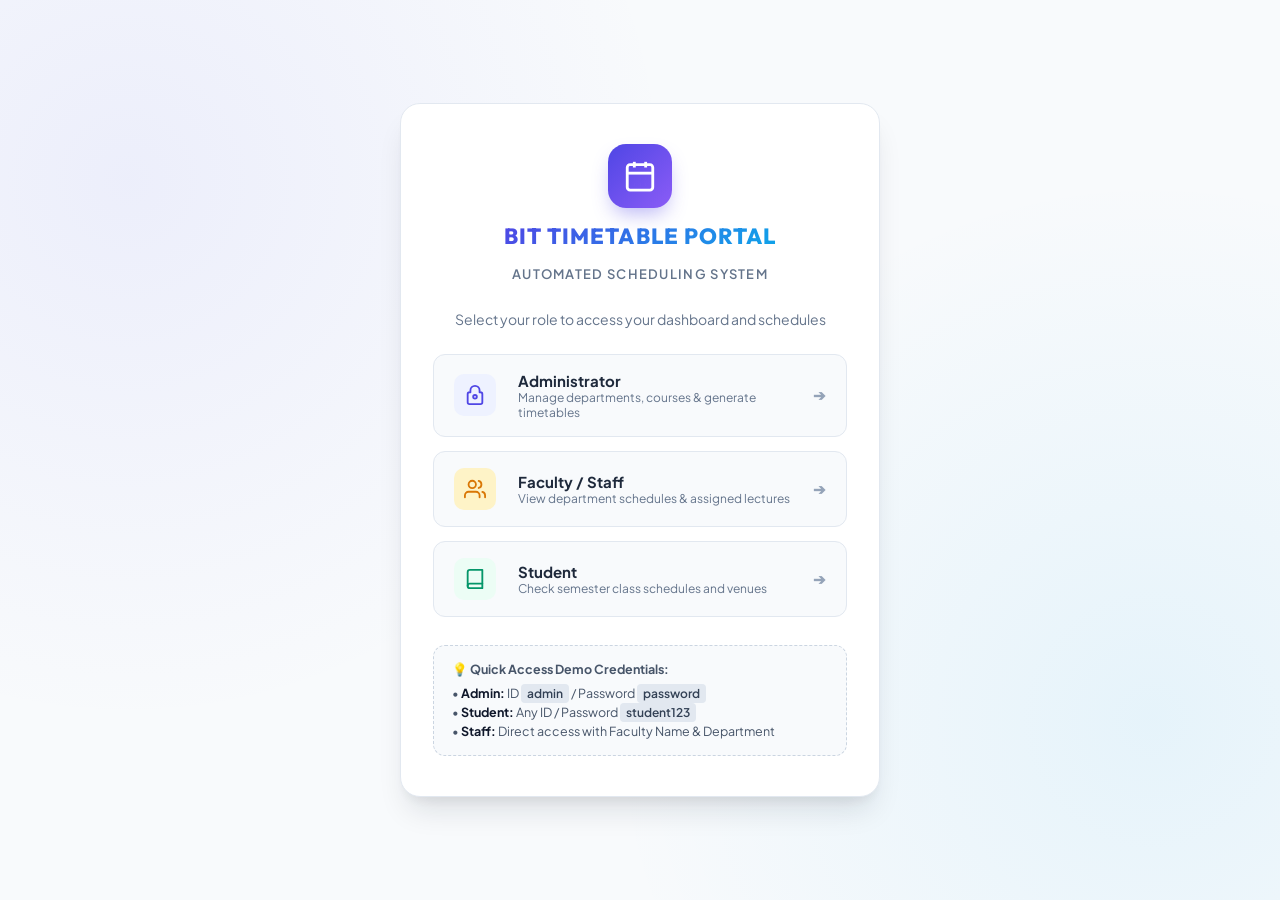
<file: index.html>
<!DOCTYPE html>
<html lang="en">
<head>
    <meta charset="UTF-8">
    <meta http-equiv="refresh" content="0; url=login.html">
    <title>Redirecting...</title>
    <script>
        window.location.replace('login.html');
    </script>
</head>
<body>
    <p>Redirecting to <a href="login.html">BIT Timetable Portal</a>...</p>
</body>
</html>
</file>
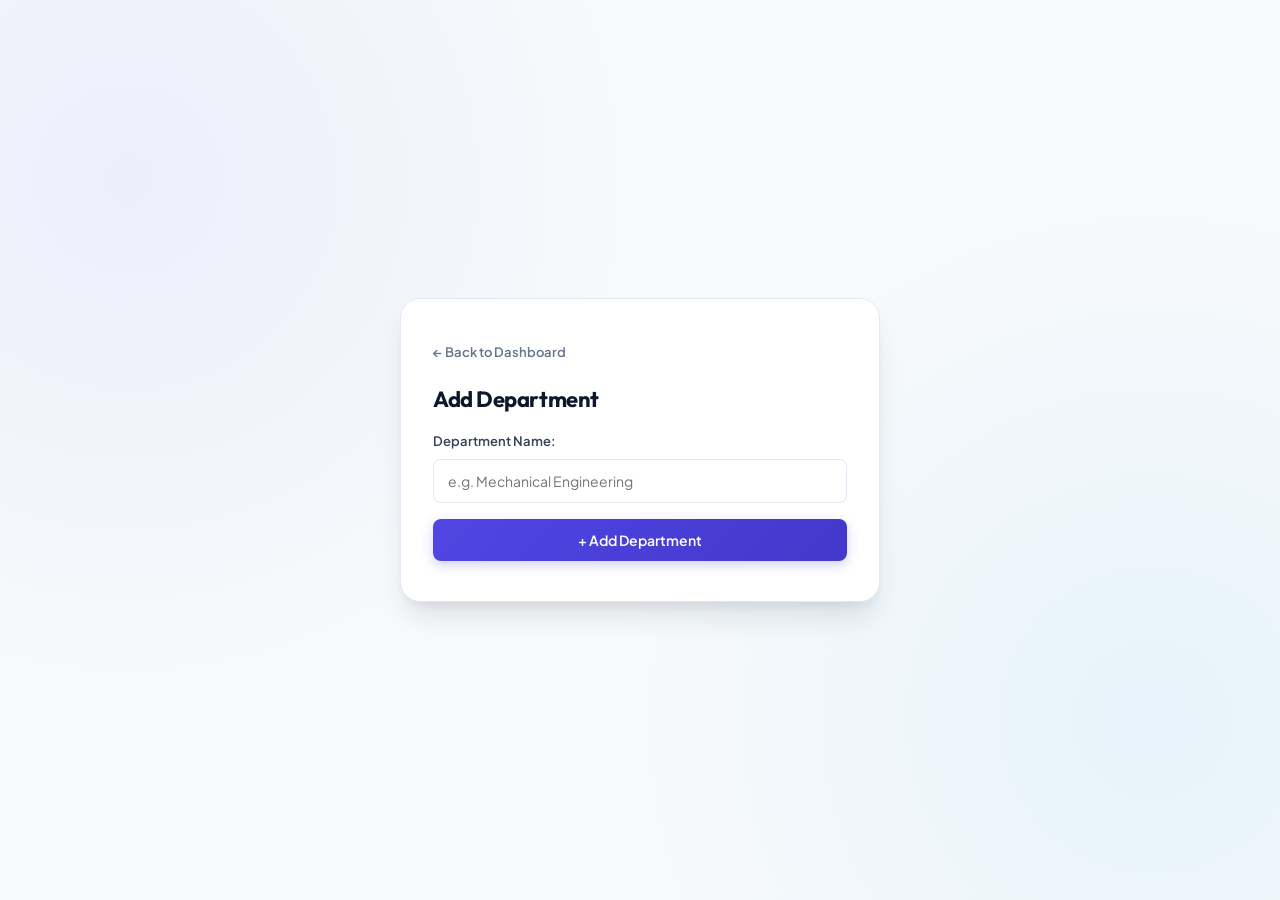
<file: add_department.html>
<!DOCTYPE html>
<html lang="en">
<head>
    <meta charset="UTF-8">
    <meta name="viewport" content="width=device-width, initial-scale=1.0">
    <title>Add Department - BIT</title>
    <link rel="stylesheet" href="styles.css">
</head>
<body>
    <div class="container">
        <a href="admin-dashboard.html" class="back-link">← Back to Dashboard</a>
        <h2>Add Department</h2>
        <form id="department-form" onsubmit="addDepartment(); return false;">
            <div class="form-group">
                <label for="department-name">Department Name:</label>
                <input type="text" id="department-name" name="department-name" placeholder="e.g. Mechanical Engineering" required>
            </div>
            <button type="submit" class="btn-primary">+ Add Department</button>
        </form>
    </div>

    <script>
        function addDepartment() {
            const deptName = document.getElementById('department-name').value.trim();
            if (deptName) {
                let departments = JSON.parse(localStorage.getItem('departments')) || [];
                if (!departments.includes(deptName)) {
                    departments.push(deptName);
                    localStorage.setItem('departments', JSON.stringify(departments));
                }
                window.location.href = 'admin-dashboard.html';
            }
        }
    </script>
</body>
</html>
</file>
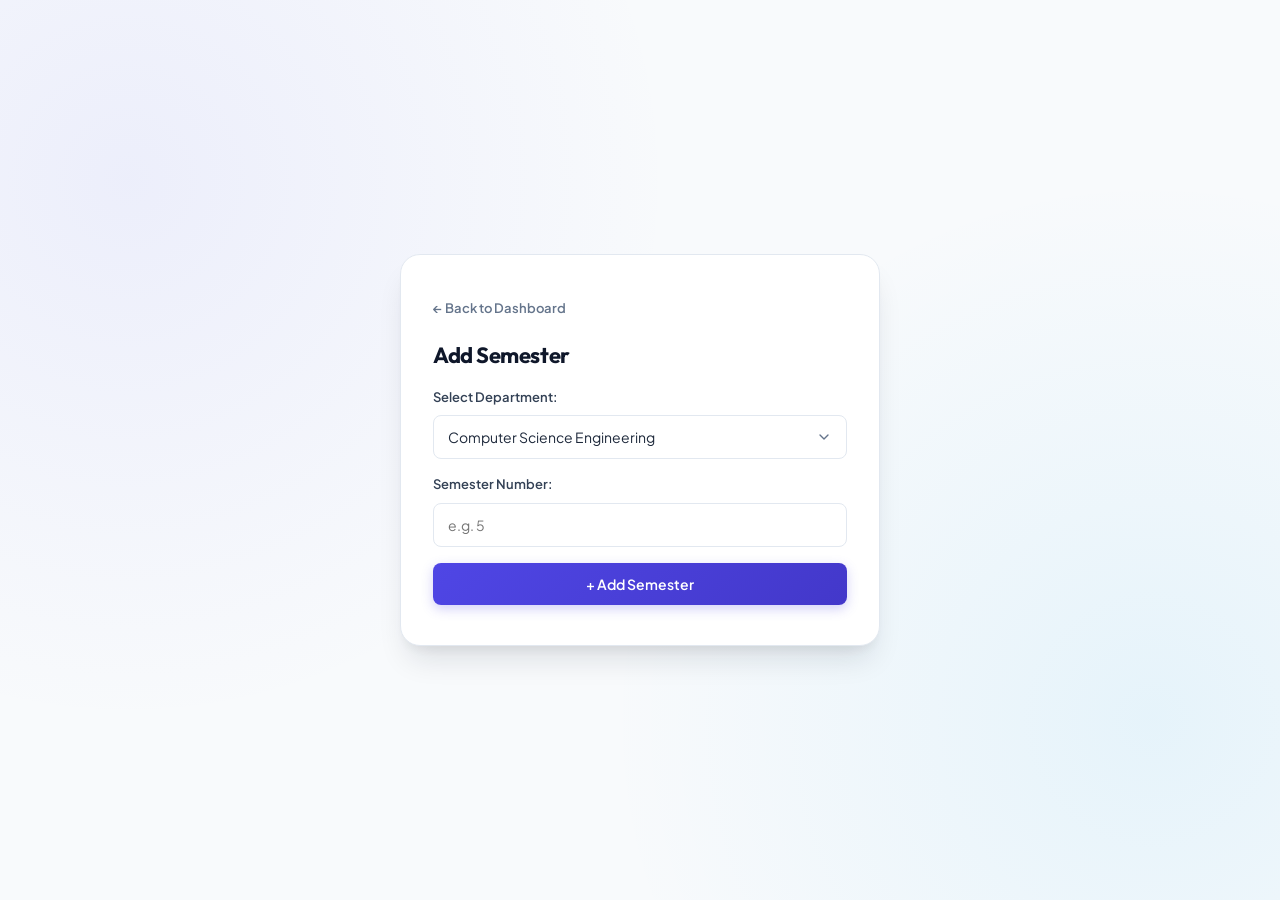
<file: add_semester.html>
<!DOCTYPE html>
<html lang="en">
<head>
    <meta charset="UTF-8">
    <meta name="viewport" content="width=device-width, initial-scale=1.0">
    <title>Add Semester - BIT</title>
    <link rel="stylesheet" href="styles.css">
</head>
<body>
    <div class="container">
        <a href="admin-dashboard.html" class="back-link">← Back to Dashboard</a>
        <h2>Add Semester</h2>
        <form id="semester-form" onsubmit="addSemester(); return false;">
            <div class="form-group">
                <label for="department-select">Select Department:</label>
                <select id="department-select" name="department-select" required></select>
            </div>
            
            <div class="form-group">
                <label for="semester-number">Semester Number:</label>
                <input type="number" id="semester-number" name="semester-number" min="1" max="10" placeholder="e.g. 5" required>
            </div>

            <button type="submit" class="btn-primary">+ Add Semester</button>
        </form>
    </div>

    <script>
        document.addEventListener("DOMContentLoaded", function() {
            const deptSelect = document.getElementById('department-select');
            const departments = JSON.parse(localStorage.getItem('departments')) || [
                "Computer Science Engineering",
                "Electronics and Communication Engineering",
                "Information Technology"
            ];
            departments.forEach(department => {
                let option = document.createElement('option');
                option.value = department;
                option.text = department;
                deptSelect.appendChild(option);
            });
        });

        function addSemester() {
            const department = document.getElementById('department-select').value;
            const semester = document.getElementById('semester-number').value.trim();
            if (department && semester) {
                let semesters = JSON.parse(localStorage.getItem('semesters')) || [];
                if (!semesters.some(s => s.department === department && s.semester === semester)) {
                    semesters.push({ department, semester });
                    localStorage.setItem('semesters', JSON.stringify(semesters));
                }
                window.location.href = 'admin-dashboard.html';
            }
        }
    </script>
</body>
</html>
</file>
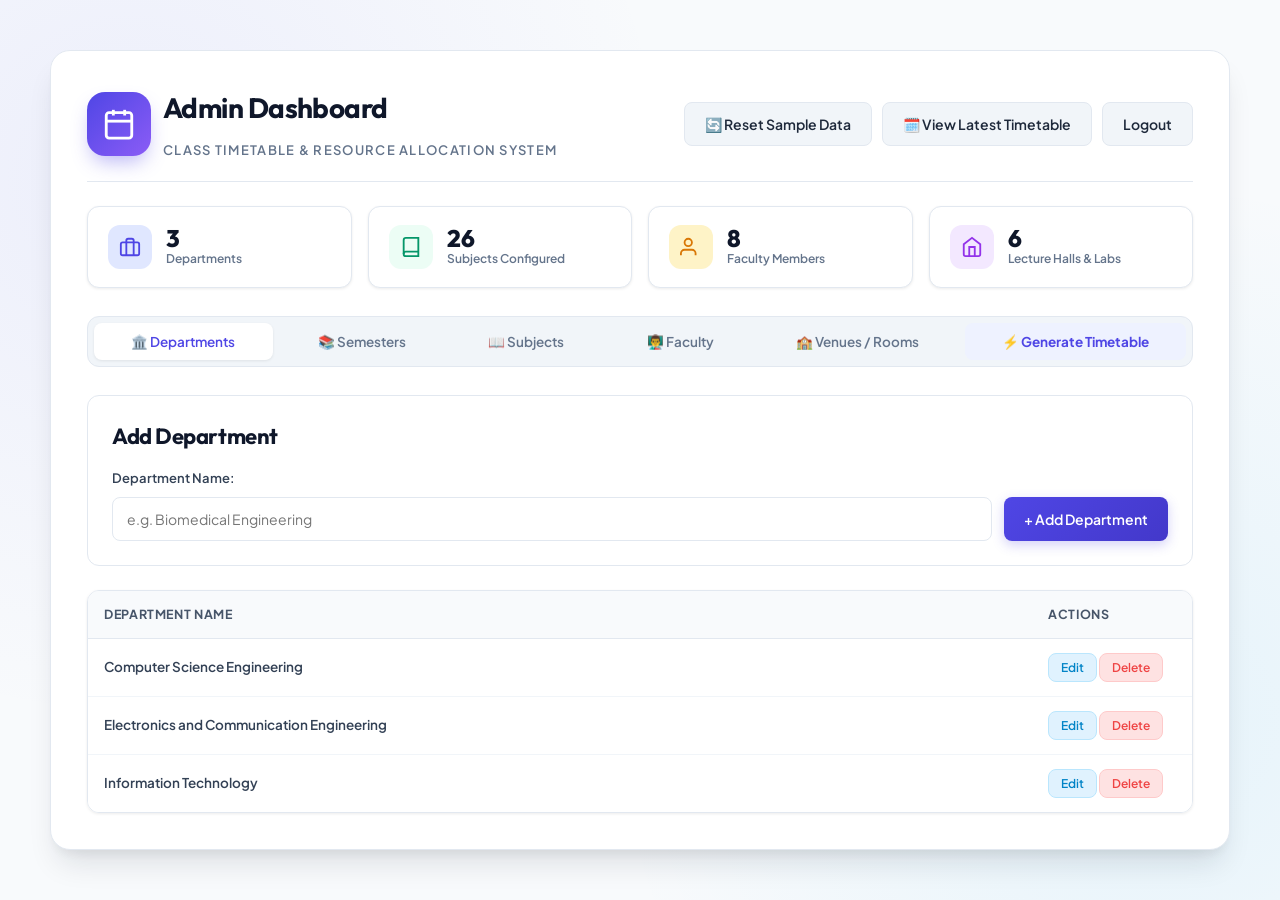
<file: admin-dashboard.html>
<!DOCTYPE html>
<html lang="en">
<head>
    <meta charset="UTF-8">
    <meta name="viewport" content="width=device-width, initial-scale=1.0">
    <title>Admin Dashboard - BIT Timetable Management</title>
    <link rel="stylesheet" href="styles.css">
</head>
<body>
    <div class="container full-size">
        <!-- Top Navigation -->
        <div class="top-nav">
            <div class="top-nav-left">
                <div class="logo-badge">
                    <svg viewBox="0 0 24 24">
                        <rect x="3" y="4" width="18" height="18" rx="2" ry="2"></rect>
                        <line x1="16" y1="2" x2="16" y2="6"></line>
                        <line x1="8" y1="2" x2="8" y2="6"></line>
                        <line x1="3" y1="10" x2="21" y2="10"></line>
                    </svg>
                </div>
                <div>
                    <h1>Admin Dashboard</h1>
                    <span class="app-subtitle">Class Timetable & Resource Allocation System</span>
                </div>
            </div>

            <div class="top-nav-actions">
                <button type="button" class="btn-secondary" onclick="resetToDefaultSeedData()" title="Reload predefined sample data">🔄 Reset Sample Data</button>
                <button type="button" class="btn-secondary" onclick="window.location.href='timetable_display.html'">🗓️ View Latest Timetable</button>
                <button type="button" class="btn-secondary" onclick="window.location.href='login.html'">Logout</button>
            </div>
        </div>

        <!-- Metric Statistics Cards -->
        <div class="stats-grid">
            <div class="stat-card">
                <div class="stat-icon" style="background:#e0e7ff; color:var(--primary);">
                    <svg width="22" height="22" viewBox="0 0 24 24" fill="none" stroke="currentColor" stroke-width="2">
                        <rect x="2" y="7" width="20" height="14" rx="2" ry="2"></rect>
                        <path d="M16 21V5a2 2 0 0 0-2-2h-4a2 2 0 0 0-2 2v16"></path>
                    </svg>
                </div>
                <div>
                    <div class="stat-value" id="stat-depts">0</div>
                    <div class="stat-label">Departments</div>
                </div>
            </div>

            <div class="stat-card">
                <div class="stat-icon" style="background:#ecfdf5; color:#059669;">
                    <svg width="22" height="22" viewBox="0 0 24 24" fill="none" stroke="currentColor" stroke-width="2">
                        <path d="M4 19.5A2.5 2.5 0 0 1 6.5 17H20"></path>
                        <path d="M6.5 2H20v20H6.5A2.5 2.5 0 0 1 4 19.5v-15A2.5 2.5 0 0 1 6.5 2z"></path>
                    </svg>
                </div>
                <div>
                    <div class="stat-value" id="stat-subjects">0</div>
                    <div class="stat-label">Subjects Configured</div>
                </div>
            </div>

            <div class="stat-card">
                <div class="stat-icon" style="background:#fef3c7; color:#d97706;">
                    <svg width="22" height="22" viewBox="0 0 24 24" fill="none" stroke="currentColor" stroke-width="2">
                        <path d="M17 21v-2a4 4 0 0 0-4-4H5a4 4 0 0 0-4 4v2"></path>
                        <circle cx="9" cy="7" r="4"></circle>
                    </svg>
                </div>
                <div>
                    <div class="stat-value" id="stat-faculty">0</div>
                    <div class="stat-label">Faculty Members</div>
                </div>
            </div>

            <div class="stat-card">
                <div class="stat-icon" style="background:#f3e8ff; color:#9333ea;">
                    <svg width="22" height="22" viewBox="0 0 24 24" fill="none" stroke="currentColor" stroke-width="2">
                        <path d="M3 9l9-7 9 7v11a2 2 0 0 1-2 2H5a2 2 0 0 1-2-2z"></path>
                        <polyline points="9 22 9 12 15 12 15 22"></polyline>
                    </svg>
                </div>
                <div>
                    <div class="stat-value" id="stat-venues">0</div>
                    <div class="stat-label">Lecture Halls & Labs</div>
                </div>
            </div>
        </div>

        <!-- Section Navigation Menu -->
        <div class="menu">
            <button id="tab-btn-department" type="button" class="active" onclick="showSection('department')">🏛️ Departments</button>
            <button id="tab-btn-semester" type="button" onclick="showSection('semester')">📚 Semesters</button>
            <button id="tab-btn-subject" type="button" onclick="showSection('subject')">📖 Subjects</button>
            <button id="tab-btn-faculty" type="button" onclick="showSection('faculty')">👨‍🏫 Faculty</button>
            <button id="tab-btn-venue" type="button" onclick="showSection('venue')">🏫 Venues / Rooms</button>
            <button id="tab-btn-timetable" type="button" onclick="showSection('timetable')" style="background:var(--primary-light); color:var(--primary); font-weight:700;">⚡ Generate Timetable</button>
        </div>

        <!-- Department Section -->
        <div id="department-section" class="section active">
            <div class="section-card">
                <h2>Add Department</h2>
                <form id="department-form" onsubmit="event.preventDefault(); addDepartment();" style="display: flex; flex-direction: row; gap: 12px; align-items: flex-end;">
                    <div class="form-group" style="flex: 1;">
                        <label for="department-name">Department Name:</label>
                        <input type="text" id="department-name" name="department-name" placeholder="e.g. Biomedical Engineering" required>
                    </div>
                    <button type="submit" class="btn-primary" style="height: 44px; white-space: nowrap;">+ Add Department</button>
                </form>
            </div>

            <table id="department-table" class="data-table">
                <thead>
                    <tr>
                        <th>Department Name</th>
                        <th style="width: 160px;">Actions</th>
                    </tr>
                </thead>
                <tbody></tbody>
            </table>
        </div>

        <!-- Semester Section -->
        <div id="semester-section" class="section">
            <div class="section-card">
                <h2>Add Semester</h2>
                <form id="semester-form" onsubmit="event.preventDefault(); addSemester();" style="display: grid; grid-template-columns: 2fr 1fr auto; gap: 12px; align-items: flex-end;">
                    <div class="form-group">
                        <label for="department-select">Select Department:</label>
                        <select id="department-select" name="department-select" required></select>
                    </div>
                    <div class="form-group">
                        <label for="semester-number">Semester Number:</label>
                        <input type="number" id="semester-number" name="semester-number" min="1" max="10" placeholder="e.g. 4" required>
                    </div>
                    <button type="submit" class="btn-primary" style="height: 44px;">+ Add Semester</button>
                </form>
            </div>

            <table id="semester-table" class="data-table">
                <thead>
                    <tr>
                        <th>Department</th>
                        <th>Semester</th>
                        <th style="width: 160px;">Actions</th>
                    </tr>
                </thead>
                <tbody></tbody>
            </table>
        </div>

        <!-- Subject Section -->
        <div id="subject-section" class="section">
            <div class="section-card">
                <h2>Add Subject</h2>
                <form id="subject-form" onsubmit="event.preventDefault(); addSubject();" style="display: grid; grid-template-columns: 1.5fr 1fr 2fr auto; gap: 12px; align-items: flex-end;">
                    <div class="form-group">
                        <label for="subject-department-select">Department:</label>
                        <select id="subject-department-select" name="subject-department-select" required></select>
                    </div>

                    <div class="form-group">
                        <label for="subject-semester-select">Semester:</label>
                        <select id="subject-semester-select" name="subject-semester-select" required></select>
                    </div>

                    <div class="form-group">
                        <label for="subject-name">Subject Name:</label>
                        <input type="text" id="subject-name" name="subject-name" placeholder="e.g. Cloud Computing" required>
                    </div>

                    <button type="submit" class="btn-primary" style="height: 44px;">+ Add Subject</button>
                </form>
            </div>

            <table id="subject-table" class="data-table">
                <thead>
                    <tr>
                        <th>Department</th>
                        <th>Semester</th>
                        <th>Subject Name</th>
                        <th style="width: 160px;">Actions</th>
                    </tr>
                </thead>
                <tbody></tbody>
            </table>
        </div>

        <!-- Faculty Section -->
        <div id="faculty-section" class="section">
            <div class="section-card">
                <h2>Assign Faculty to Subject</h2>
                <form id="faculty-form" onsubmit="event.preventDefault(); addFaculty();" style="display: grid; grid-template-columns: 1.5fr 1fr 2fr 2fr auto; gap: 12px; align-items: flex-end;">
                    <div class="form-group">
                        <label for="faculty-department-select">Department:</label>
                        <select id="faculty-department-select" name="faculty-department-select" required></select>
                    </div>

                    <div class="form-group">
                        <label for="faculty-semester-select">Semester:</label>
                        <select id="faculty-semester-select" name="faculty-semester-select" required></select>
                    </div>

                    <div class="form-group">
                        <label for="faculty-subject-select">Subject:</label>
                        <select id="faculty-subject-select" name="faculty-subject-select" required></select>
                    </div>

                    <div class="form-group">
                        <label for="faculty-name">Faculty Name:</label>
                        <input type="text" id="faculty-name" name="faculty-name" placeholder="e.g. Dr. A. Kumar" required>
                    </div>

                    <button type="submit" class="btn-primary" style="height: 44px;">+ Assign</button>
                </form>
            </div>

            <table id="faculty-table" class="data-table">
                <thead>
                    <tr>
                        <th>Department</th>
                        <th>Semester</th>
                        <th>Subject</th>
                        <th>Faculty Name</th>
                        <th style="width: 160px;">Actions</th>
                    </tr>
                </thead>
                <tbody></tbody>
            </table>
        </div>

        <!-- Venue Section -->
        <div id="venue-section" class="section">
            <div class="section-card">
                <h2>Add Classroom / Laboratory</h2>
                <form id="venue-form" onsubmit="event.preventDefault(); addVenue();" style="display: grid; grid-template-columns: 2fr 1fr 2fr auto; gap: 12px; align-items: flex-end;">
                    <div class="form-group">
                        <label for="venue-name">Venue / Room Name:</label>
                        <input type="text" id="venue-name" name="venue-name" placeholder="e.g. Smart Room 302" required>
                    </div>

                    <div class="form-group">
                        <label for="venue-capacity">Seating Capacity:</label>
                        <input type="number" id="venue-capacity" name="venue-capacity" min="1" placeholder="e.g. 60" required>
                    </div>

                    <div class="form-group">
                        <label for="venue-department-select">Department:</label>
                        <select id="venue-department-select" name="venue-department-select" required></select>
                    </div>

                    <button type="submit" class="btn-primary" style="height: 44px;">+ Add Venue</button>
                </form>
            </div>

            <table id="venue-table" class="data-table">
                <thead>
                    <tr>
                        <th>Venue Name</th>
                        <th>Capacity</th>
                        <th>Department</th>
                        <th style="width: 120px;">Actions</th>
                    </tr>
                </thead>
                <tbody></tbody>
            </table>
        </div>

        <!-- Timetable Generation Section -->
        <div id="timetable-section" class="section">
            <div class="section-card">
                <h2>Generate Optimized Timetable</h2>
                <p style="margin-bottom: 20px;">Select target department and semester. The automated scheduler will generate balanced weekly periods (Monday–Friday), ensuring break intervals, faculty allocation, and classroom assignments.</p>

                <form id="timetable-form" onsubmit="event.preventDefault(); generateTimetable();" style="display: grid; grid-template-columns: 2fr 1fr auto; gap: 14px; align-items: flex-end;">
                    <div class="form-group">
                        <label for="timetable-department-select">Select Department:</label>
                        <select id="timetable-department-select" name="timetable-department-select" required></select>
                    </div>

                    <div class="form-group">
                        <label for="timetable-semester-select">Select Semester:</label>
                        <select id="timetable-semester-select" name="timetable-semester-select" required></select>
                    </div>

                    <button type="submit" class="btn-success" style="height: 44px; padding: 0 24px;">⚡ Generate Timetable</button>
                </form>
            </div>

            <div id="timetable">
                <!-- Generated timetable preview renders here -->
            </div>
        </div>
    </div>

    <script src="script.js"></script>
</body>
</html>
</file>
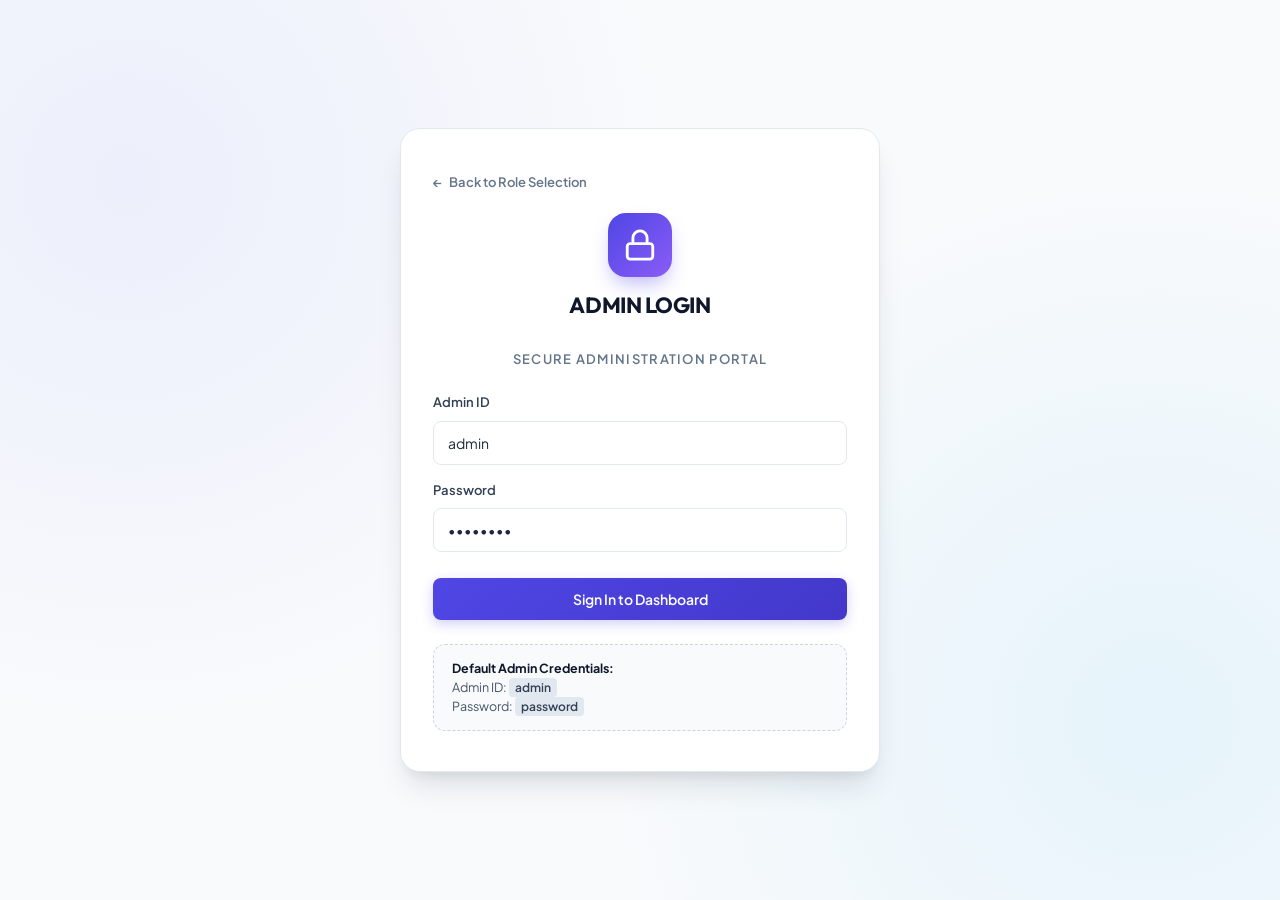
<file: admin-login.html>
<!DOCTYPE html>
<html lang="en">
<head>
    <meta charset="UTF-8">
    <meta name="viewport" content="width=device-width, initial-scale=1.0">
    <title>Admin Login - BIT Timetable</title>
    <link rel="stylesheet" href="styles.css">
</head>
<body>
    <div class="container">
        <a href="login.html" class="back-link">
            <span>←</span> Back to Role Selection
        </a>

        <div class="logo">
            <div class="logo-badge">
                <svg viewBox="0 0 24 24">
                    <rect x="3" y="11" width="18" height="11" rx="2" ry="2"></rect>
                    <path d="M7 11V7a5 5 0 0 1 10 0v4"></path>
                </svg>
            </div>
            <h2>ADMIN LOGIN</h2>
            <span class="app-subtitle">Secure Administration Portal</span>
        </div>

        <form onsubmit="return handleAdminLogin(event)">
            <div class="form-group">
                <label for="admin-id">Admin ID</label>
                <input type="text" id="admin-id" name="admin-id" placeholder="Enter admin username" value="admin" required>
            </div>

            <div class="form-group">
                <label for="admin-pass">Password</label>
                <input type="password" id="admin-pass" name="admin-pass" placeholder="••••••••" value="password" required>
            </div>

            <button type="submit" style="margin-top: 10px;">Sign In to Dashboard</button>
        </form>

        <div class="demo-box" style="margin-top: 24px;">
            <div><strong>Default Admin Credentials:</strong></div>
            <div>Admin ID: <code>admin</code></div>
            <div>Password: <code>password</code></div>
        </div>
    </div>

    <script>
        function handleAdminLogin(event) {
            event.preventDefault();
            const adminId = document.getElementById('admin-id').value.trim();
            const adminPass = document.getElementById('admin-pass').value.trim();

            if (adminId === "admin" && adminPass === "password") {
                window.location.href = 'admin-dashboard.html';
            } else {
                alert('Invalid Admin ID or Password. (Hint: use admin / password)');
            }
        }
    </script>
</body>
</html>
</file>
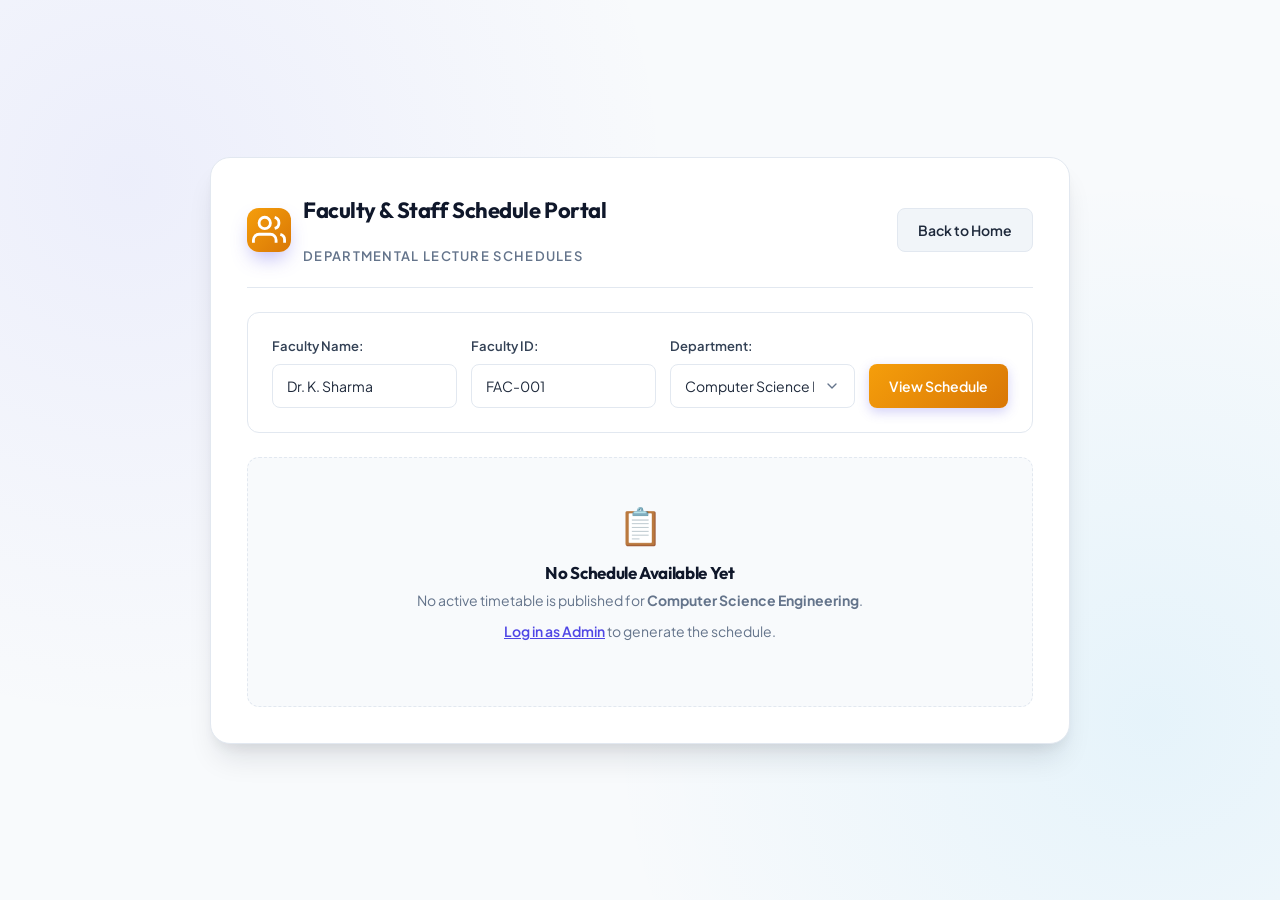
<file: faculty-dashboard.html>
<!DOCTYPE html>
<html lang="en">
<head>
    <meta charset="UTF-8">
    <meta name="viewport" content="width=device-width, initial-scale=1.0">
    <title>Faculty Dashboard</title>
    <link rel="stylesheet" href="styles.css">
</head>
<body>
    <div class="dashboard-container">
        <h2>Welcome to BIT TB Page</h2>
        <p>Welcome, <span id="faculty-name-display"></span>!</p>
    </div>

    <script>
        // Check if the faculty member is logged in
        const facultyName = localStorage.getItem('loggedInFaculty');
        if (facultyName) {
            document.getElementById('faculty-name-display').textContent = facultyName;
        } else {
            // If no faculty is logged in, redirect to the login page
            window.location.href = 'staff-login.html';
        }
    </script>
</body>
</html>
</file>
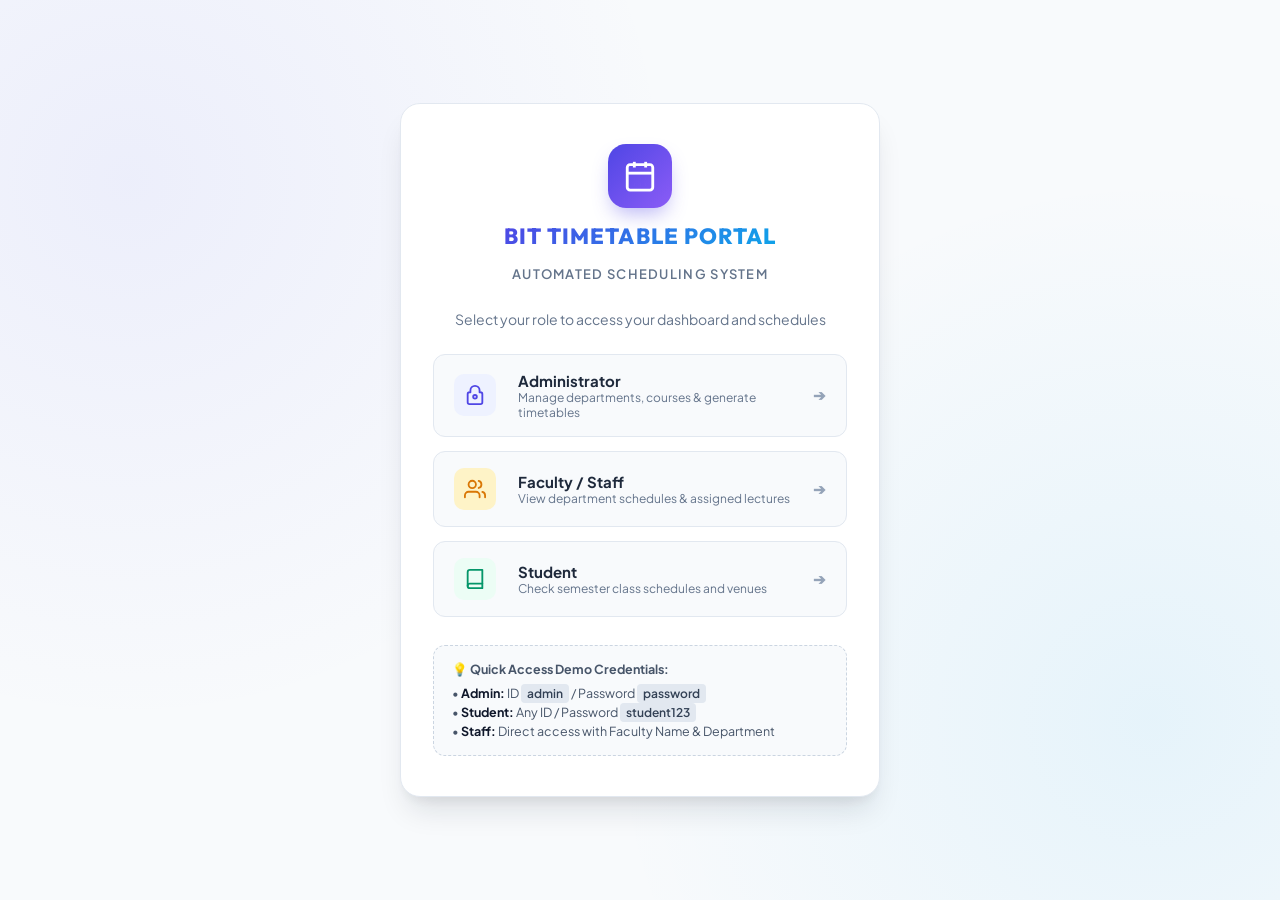
<file: login.html>
<!DOCTYPE html>
<html lang="en">
<head>
    <meta charset="UTF-8">
    <meta name="viewport" content="width=device-width, initial-scale=1.0">
    <title>BIT Timetable Management Portal</title>
    <link rel="stylesheet" href="styles.css">
</head>
<body>
    <div class="container">
        <div class="logo">
            <div class="logo-badge">
                <svg viewBox="0 0 24 24">
                    <rect x="3" y="4" width="18" height="18" rx="2" ry="2"></rect>
                    <line x1="16" y1="2" x2="16" y2="6"></line>
                    <line x1="8" y1="2" x2="8" y2="6"></line>
                    <line x1="3" y1="10" x2="21" y2="10"></line>
                    <path d="M8 14h.01"></path>
                    <path d="M12 14h.01"></path>
                    <path d="M16 14h.01"></path>
                    <path d="M8 18h.01"></path>
                    <path d="M12 18h.01"></path>
                    <path d="M16 18h.01"></path>
                </svg>
            </div>
            <h1>BIT TIMETABLE PORTAL</h1>
            <span class="app-subtitle">Automated Scheduling System</span>
        </div>

        <p style="text-align: center; margin-bottom: 24px;">Select your role to access your dashboard and schedules</p>

        <div class="login-options">
            <button class="role-card-btn" onclick="window.location.href='admin-login.html'">
                <div class="role-icon">
                    <svg width="22" height="22" viewBox="0 0 24 24" fill="none" stroke="currentColor" stroke-width="2" stroke-linecap="round" stroke-linejoin="round">
                        <path d="M12 2a5 5 0 0 0-5 5v2H6a2 2 0 0 0-2 2v9a2 2 0 0 0 2 2h12a2 2 0 0 0 2-2v-9a2 2 0 0 0-2-2h-1V7a5 5 0 0 0-5-5z"></path>
                        <circle cx="12" cy="14" r="2"></circle>
                    </svg>
                </div>
                <div class="role-info">
                    <span class="role-title">Administrator</span>
                    <span class="role-desc">Manage departments, courses & generate timetables</span>
                </div>
                <span class="arrow-icon">➔</span>
            </button>

            <button class="role-card-btn" onclick="window.location.href='staff-login.html'">
                <div class="role-icon" style="background:#fef3c7; color:#d97706;">
                    <svg width="22" height="22" viewBox="0 0 24 24" fill="none" stroke="currentColor" stroke-width="2" stroke-linecap="round" stroke-linejoin="round">
                        <path d="M17 21v-2a4 4 0 0 0-4-4H5a4 4 0 0 0-4 4v2"></path>
                        <circle cx="9" cy="7" r="4"></circle>
                        <path d="M23 21v-2a4 4 0 0 0-3-3.87"></path>
                        <path d="M16 3.13a4 4 0 0 1 0 7.75"></path>
                    </svg>
                </div>
                <div class="role-info">
                    <span class="role-title">Faculty / Staff</span>
                    <span class="role-desc">View department schedules & assigned lectures</span>
                </div>
                <span class="arrow-icon">➔</span>
            </button>

            <button class="role-card-btn" onclick="window.location.href='student-login.html'">
                <div class="role-icon" style="background:#ecfdf5; color:#059669;">
                    <svg width="22" height="22" viewBox="0 0 24 24" fill="none" stroke="currentColor" stroke-width="2" stroke-linecap="round" stroke-linejoin="round">
                        <path d="M4 19.5A2.5 2.5 0 0 1 6.5 17H20"></path>
                        <path d="M6.5 2H20v20H6.5A2.5 2.5 0 0 1 4 19.5v-15A2.5 2.5 0 0 1 6.5 2z"></path>
                    </svg>
                </div>
                <div class="role-info">
                    <span class="role-title">Student</span>
                    <span class="role-desc">Check semester class schedules and venues</span>
                </div>
                <span class="arrow-icon">➔</span>
            </button>
        </div>

        <div class="demo-box" style="margin-top: 28px;">
            <div style="font-weight:700; margin-bottom: 6px;">💡 Quick Access Demo Credentials:</div>
            <div>• <strong>Admin:</strong> ID <code>admin</code> / Password <code>password</code></div>
            <div>• <strong>Student:</strong> Any ID / Password <code>student123</code></div>
            <div>• <strong>Staff:</strong> Direct access with Faculty Name & Department</div>
        </div>
    </div>
</body>
</html>
</file>
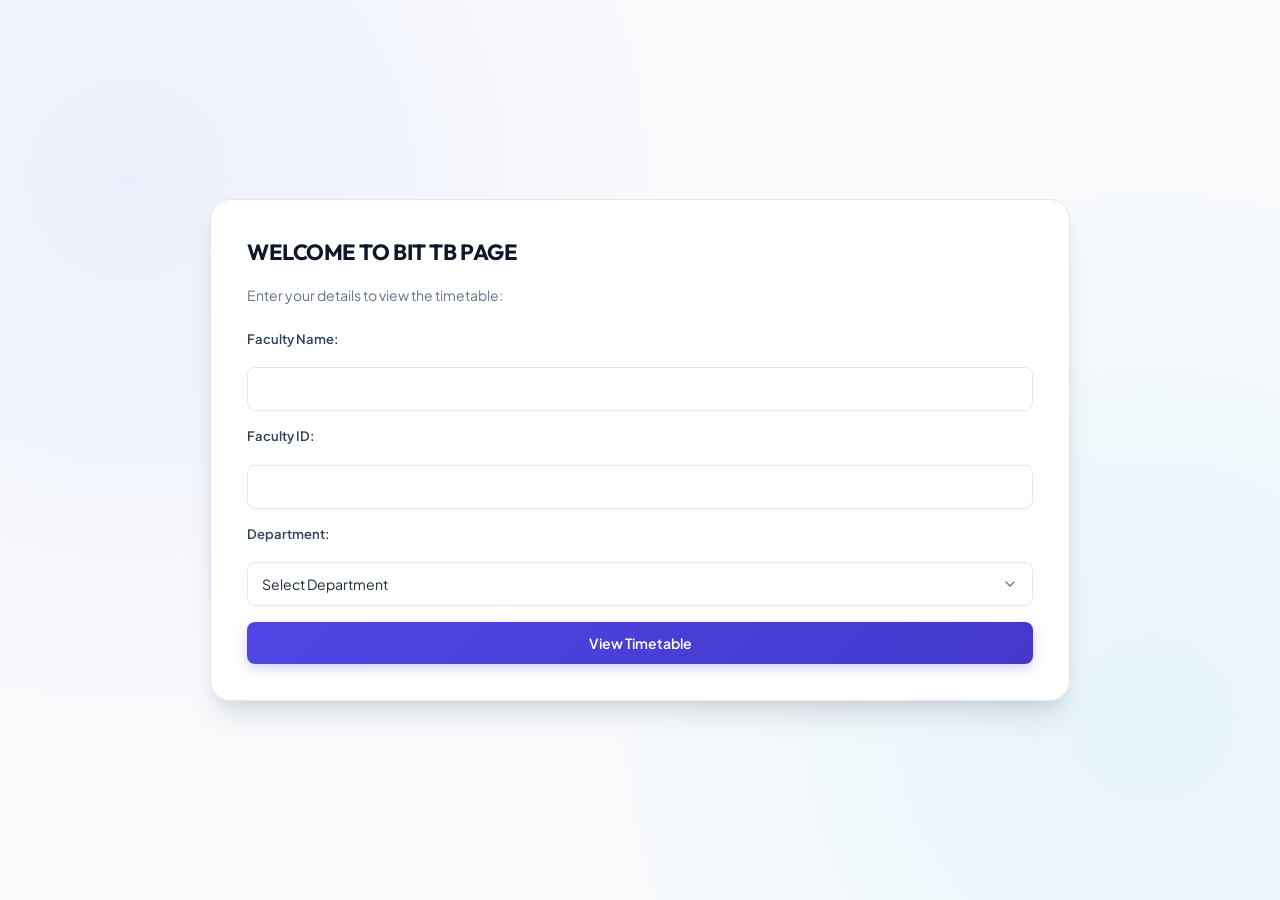
<file: staff-dashboard.html>
<!DOCTYPE html>
<html lang="en">
<head>
    <meta charset="UTF-8">
    <meta name="viewport" content="width=device-width, initial-scale=1.0">
    <title>Staff Dashboard</title>
    <link rel="stylesheet" href="styles.css">
</head>
<body>
    <div class="dashboard-container">
        <h2>WELCOME TO BIT TB PAGE</h2>
        <p>Enter your details to view the timetable:</p>
        <form onsubmit="return viewTimetable(event)">
            <label for="faculty-name">Faculty Name:</label>
            <input type="text" id="faculty-name" name="faculty-name" required>
            
            <label for="faculty-id">Faculty ID:</label>
            <input type="text" id="faculty-id" name="faculty-id" required>
            
            <label for="department">Department:</label>
            <select id="department" name="department" required>
                <option value="">Select Department</option>
                <option value="ECE">Electronics and Communication Engineering</option>
                <option value="CSE">Computer Science Engineering</option>
                <!-- Add more departments as needed -->
            </select>
            
            <button type="submit">View Timetable</button>
        </form>
        <div id="timetable">
            <!-- Timetable will appear here -->
        </div>
    </div>

    <script>
        function viewTimetable(event) {
            event.preventDefault();
            const department = document.getElementById('department').value;
            const timetable = {
                "ECE": "Timetable for ECE: Monday - Math, Tuesday - Physics, ...",
                "CSE": "Timetable for CSE: Monday - Programming, Tuesday - Data Structures, ..."
            };
            document.getElementById('timetable').innerText = timetable[department] || "Timetable not available";
        }
    </script>
</body>
</html>
</file>
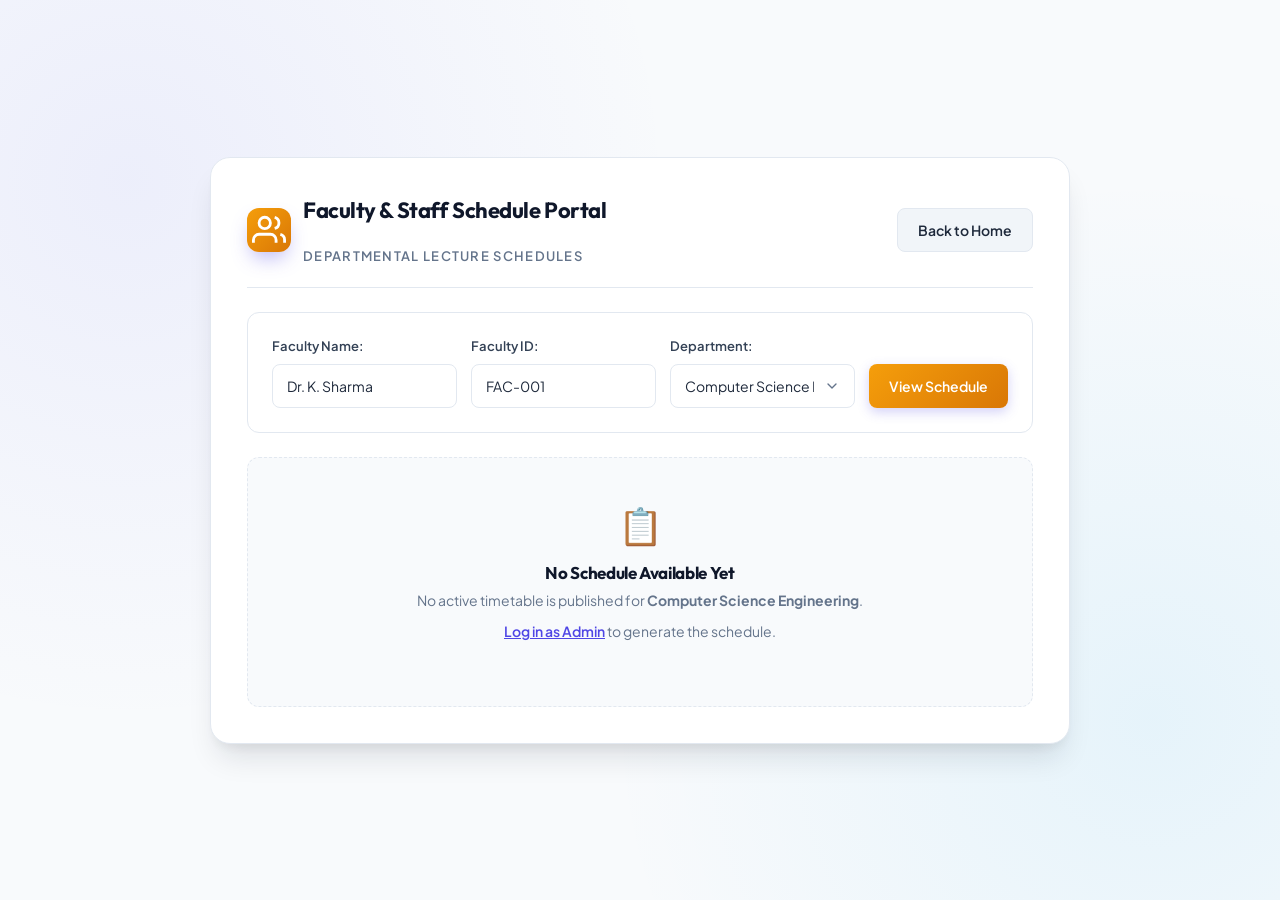
<file: staff-login.html>
<!DOCTYPE html>
<html lang="en">
<head>
    <meta charset="UTF-8">
    <meta name="viewport" content="width=device-width, initial-scale=1.0">
    <title>Faculty & Staff Portal - BIT Timetable</title>
    <link rel="stylesheet" href="styles.css">
    <style>
        @media print {
            .top-nav, form, .no-print, .back-link {
                display: none !important;
            }
            .dashboard-container {
                box-shadow: none;
                border: none;
                width: 100%;
                max-width: 100%;
                padding: 0;
            }
        }
    </style>
</head>
<body>
    <div class="dashboard-container">
        <div class="top-nav">
            <div class="top-nav-left">
                <div class="logo-badge" style="width: 44px; height: 44px; border-radius: 12px; background: linear-gradient(135deg, #f59e0b 0%, #d97706 100%);">
                    <svg width="22" height="22" viewBox="0 0 24 24" fill="none" stroke="currentColor" stroke-width="2">
                        <path d="M17 21v-2a4 4 0 0 0-4-4H5a4 4 0 0 0-4 4v2"></path>
                        <circle cx="9" cy="7" r="4"></circle>
                        <path d="M23 21v-2a4 4 0 0 0-3-3.87"></path>
                        <path d="M16 3.13a4 4 0 0 1 0 7.75"></path>
                    </svg>
                </div>
                <div>
                    <h2>Faculty & Staff Schedule Portal</h2>
                    <span class="app-subtitle">Departmental Lecture Schedules</span>
                </div>
            </div>
            <div class="top-nav-actions">
                <button class="btn-secondary" onclick="window.location.href='login.html'">Back to Home</button>
            </div>
        </div>

        <div class="section-card no-print">
            <form onsubmit="return viewTimetable(event)" style="display: grid; grid-template-columns: 1fr 1fr 1fr auto; gap: 14px; align-items: end;">
                <div class="form-group">
                    <label for="faculty-name">Faculty Name:</label>
                    <input type="text" id="faculty-name" name="faculty-name" placeholder="e.g. Dr. K. Sharma" value="Dr. K. Sharma" required>
                </div>
                
                <div class="form-group">
                    <label for="faculty-id">Faculty ID:</label>
                    <input type="text" id="faculty-id" name="faculty-id" placeholder="e.g. FAC-001" value="FAC-001" required>
                </div>
                
                <div class="form-group">
                    <label for="department">Department:</label>
                    <select id="department" name="department" required>
                        <option value="">-- Select Department --</option>
                    </select>
                </div>
                
                <div>
                    <button type="submit" class="btn-primary" style="height: 44px; background: linear-gradient(135deg, #f59e0b 0%, #d97706 100%);">View Schedule</button>
                </div>
            </form>
        </div>

        <div id="timetable-wrapper" style="margin-top: 24px;">
            <div id="timetable-header-info" style="display:none; justify-content: space-between; align-items: center; margin-bottom: 12px;">
                <h3 id="schedule-title">Department Timetable</h3>
                <button onclick="window.print()" class="btn-secondary" style="padding: 6px 14px; font-size: 13px;">🖨️ Print Timetable</button>
            </div>
            <div id="timetable">
                <div style="text-align: center; padding: 40px; color: var(--text-secondary); background: #f8fafc; border-radius: 12px; border: 1.5px dashed var(--border);">
                    <div style="font-size: 36px; margin-bottom: 8px;">🎓</div>
                    <h3 style="font-size: 17px; margin-bottom: 4px;">Faculty Schedule Viewer</h3>
                    <p style="margin: 0;">Fill in your faculty details and department above to retrieve the latest scheduled sessions.</p>
                </div>
            </div>
        </div>
    </div>

    <script>
        document.addEventListener('DOMContentLoaded', () => {
            const departments = JSON.parse(localStorage.getItem('departments')) || [
                "Computer Science Engineering",
                "Electronics and Communication Engineering",
                "Information Technology",
                "Mechanical Engineering"
            ];
            const deptSelect = document.getElementById('department');
            deptSelect.innerHTML = '<option value="">-- Select Department --</option>';
            departments.forEach(dept => {
                const opt = document.createElement('option');
                opt.value = dept;
                opt.textContent = dept;
                deptSelect.appendChild(opt);
            });

            if (departments.length > 0) {
                deptSelect.value = departments[0];
                loadTimetable(departments[0]);
            }
        });

        function loadTimetable(department) {
            const timetableDept = localStorage.getItem(`timetable_${department}`);
            const timetableGeneral = localStorage.getItem('timetable');
            const target = timetableDept || timetableGeneral;

            const titleElem = document.getElementById('schedule-title');
            const headerInfo = document.getElementById('timetable-header-info');

            if (target) {
                headerInfo.style.display = 'flex';
                titleElem.textContent = `${department} — Faculty Lecture Schedule`;
                document.getElementById('timetable').innerHTML = target;
            } else {
                headerInfo.style.display = 'none';
                document.getElementById('timetable').innerHTML = `
                    <div style="text-align: center; padding: 40px; color: var(--text-secondary); background: #f8fafc; border-radius: 12px; border: 1.5px dashed var(--border);">
                        <div style="font-size: 36px; margin-bottom: 8px;">📋</div>
                        <h3 style="font-size: 17px; margin-bottom: 4px;">No Schedule Available Yet</h3>
                        <p style="margin: 0;">No active timetable is published for <strong>${department}</strong>.</p>
                        <p style="margin-top: 10px;"><a href="admin-login.html" style="color: var(--primary); font-weight: 600;">Log in as Admin</a> to generate the schedule.</p>
                    </div>`;
            }
        }

        function viewTimetable(event) {
            event.preventDefault();
            const department = document.getElementById('department').value;
            loadTimetable(department);
        }
    </script>
</body>
</html>
</file>
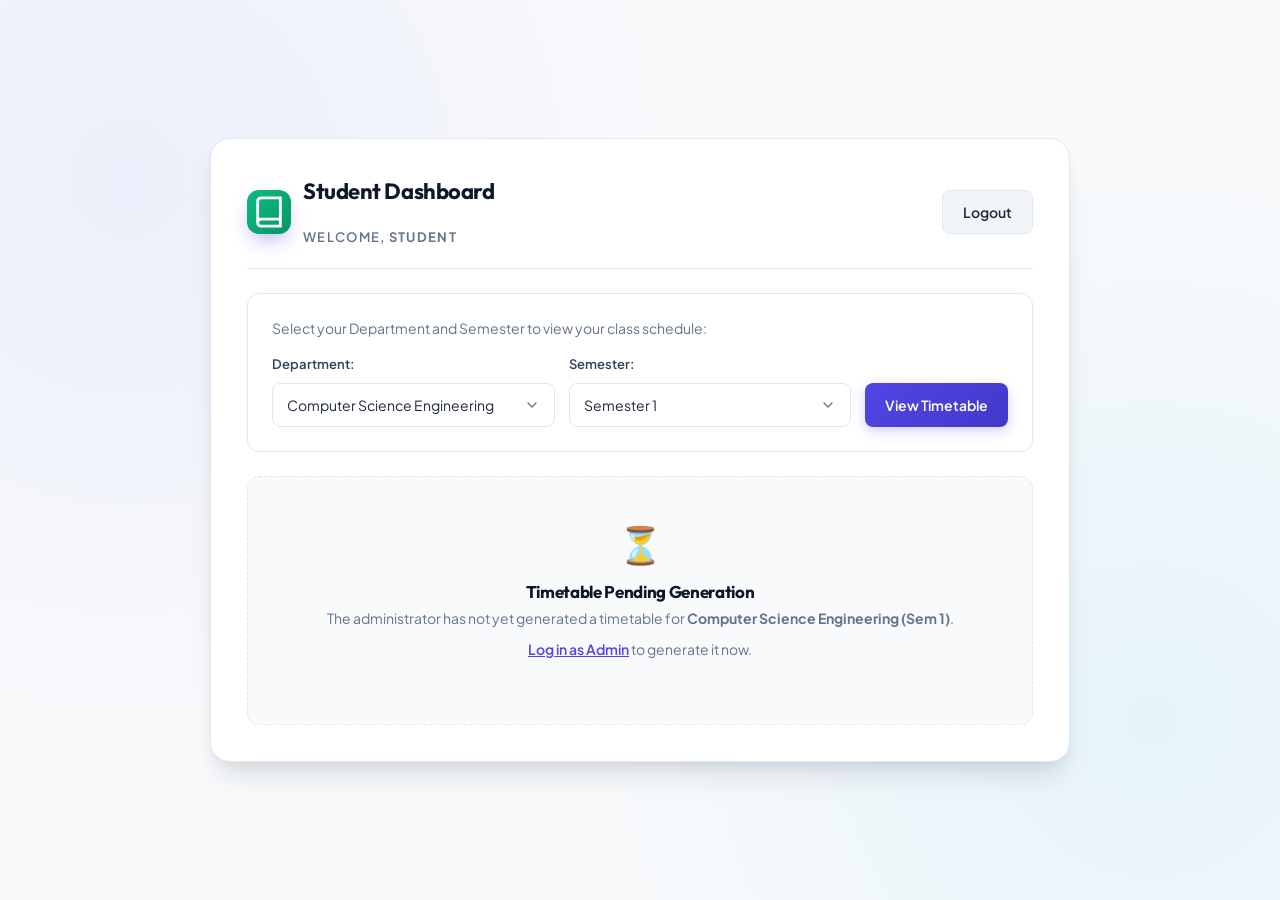
<file: student-dashboard.html>
<!DOCTYPE html>
<html lang="en">
<head>
    <meta charset="UTF-8">
    <meta name="viewport" content="width=device-width, initial-scale=1.0">
    <title>Student Dashboard - BIT Timetable</title>
    <link rel="stylesheet" href="styles.css">
    <style>
        @media print {
            .top-nav, form, .no-print {
                display: none !important;
            }
            .dashboard-container {
                box-shadow: none;
                border: none;
                width: 100%;
                max-width: 100%;
                padding: 0;
            }
        }
    </style>
</head>
<body>
    <div class="dashboard-container">
        <div class="top-nav">
            <div class="top-nav-left">
                <div class="logo-badge" style="width: 44px; height: 44px; border-radius: 12px; background: linear-gradient(135deg, #10b981 0%, #059669 100%);">
                    <svg width="22" height="22" viewBox="0 0 24 24" fill="none" stroke="currentColor" stroke-width="2">
                        <path d="M4 19.5A2.5 2.5 0 0 1 6.5 17H20"></path>
                        <path d="M6.5 2H20v20H6.5A2.5 2.5 0 0 1 4 19.5v-15A2.5 2.5 0 0 1 6.5 2z"></path>
                    </svg>
                </div>
                <div>
                    <h2>Student Dashboard</h2>
                    <span class="app-subtitle">Welcome, <strong id="student-id-display">Student</strong></span>
                </div>
            </div>
            <div class="top-nav-actions">
                <button class="btn-secondary" onclick="window.location.href='login.html'">Logout</button>
            </div>
        </div>

        <div class="section-card no-print">
            <p style="margin-bottom: 16px;">Select your Department and Semester to view your class schedule:</p>
            <form id="student-filter-form" onsubmit="return viewTimetable(event)" style="display: grid; grid-template-columns: 1fr 1fr auto; gap: 14px; align-items: end;">
                <div class="form-group">
                    <label for="department">Department:</label>
                    <select id="department" name="department" required>
                        <option value="">-- Choose Department --</option>
                    </select>
                </div>

                <div class="form-group">
                    <label for="semester">Semester:</label>
                    <select id="semester" name="semester" required>
                        <option value="">-- Choose Semester --</option>
                    </select>
                </div>

                <div>
                    <button type="submit" class="btn-primary" style="height: 44px;">View Timetable</button>
                </div>
            </form>
        </div>

        <div id="timetable-wrapper" style="margin-top: 24px;">
            <div id="timetable-header-info" style="display:none; justify-content: space-between; align-items: center; margin-bottom: 12px;">
                <h3 id="schedule-title">Class Schedule</h3>
                <button onclick="window.print()" class="btn-secondary" style="padding: 6px 14px; font-size: 13px;">🖨️ Print Timetable</button>
            </div>
            <div id="timetable">
                <div style="text-align: center; padding: 40px; color: var(--text-secondary); background: #f8fafc; border-radius: 12px; border: 1.5px dashed var(--border);">
                    <div style="font-size: 36px; margin-bottom: 8px;">📅</div>
                    <h3 style="font-size: 17px; margin-bottom: 4px;">No Timetable Loaded</h3>
                    <p style="margin: 0;">Please select your department and semester above, then click <strong>"View Timetable"</strong>.</p>
                </div>
            </div>
        </div>
    </div>

    <script>
        document.addEventListener('DOMContentLoaded', () => {
            const studentId = localStorage.getItem('loggedInStudent') || 'Student';
            document.getElementById('student-id-display').textContent = studentId;

            // Load departments and semesters dynamically
            const departments = JSON.parse(localStorage.getItem('departments')) || [
                "Computer Science Engineering",
                "Electronics and Communication Engineering",
                "Information Technology",
                "Mechanical Engineering"
            ];
            const deptSelect = document.getElementById('department');
            deptSelect.innerHTML = '<option value="">-- Choose Department --</option>';
            departments.forEach(dept => {
                const opt = document.createElement('option');
                opt.value = dept;
                opt.textContent = dept;
                deptSelect.appendChild(opt);
            });

            const semSelect = document.getElementById('semester');
            semSelect.innerHTML = '<option value="">-- Choose Semester --</option>';
            for (let i = 1; i <= 8; i++) {
                const opt = document.createElement('option');
                opt.value = i.toString();
                opt.textContent = 'Semester ' + i;
                semSelect.appendChild(opt);
            }

            // Auto-select first department and semester
            if (departments.length > 0) {
                deptSelect.value = departments[0];
                semSelect.value = "1";
                fetchAndRender(departments[0], "1");
            }
        });

        function fetchAndRender(department, semester) {
            const timetableSpecific = localStorage.getItem(`timetable_${department}_${semester}`);
            const timetableDept = localStorage.getItem(`timetable_${department}`);
            const timetableGeneral = localStorage.getItem('timetable');
            const target = timetableSpecific || timetableDept || timetableGeneral;

            const titleElem = document.getElementById('schedule-title');
            const headerInfo = document.getElementById('timetable-header-info');

            if (target) {
                headerInfo.style.display = 'flex';
                titleElem.textContent = `${department} — Semester ${semester} Schedule`;
                document.getElementById('timetable').innerHTML = target;
            } else {
                headerInfo.style.display = 'none';
                document.getElementById('timetable').innerHTML = `
                    <div style="text-align: center; padding: 40px; color: var(--text-secondary); background: #f8fafc; border-radius: 12px; border: 1.5px dashed var(--border);">
                        <div style="font-size: 36px; margin-bottom: 8px;">⏳</div>
                        <h3 style="font-size: 17px; margin-bottom: 4px;">Timetable Pending Generation</h3>
                        <p style="margin: 0;">The administrator has not yet generated a timetable for <strong>${department} (Sem ${semester})</strong>.</p>
                        <p style="margin-top: 10px;"><a href="admin-login.html" style="color: var(--primary); font-weight: 600;">Log in as Admin</a> to generate it now.</p>
                    </div>`;
            }
        }

        function viewTimetable(event) {
            event.preventDefault();
            const department = document.getElementById('department').value;
            const semester = document.getElementById('semester').value;
            fetchAndRender(department, semester);
        }
    </script>
</body>
</html>
</file>
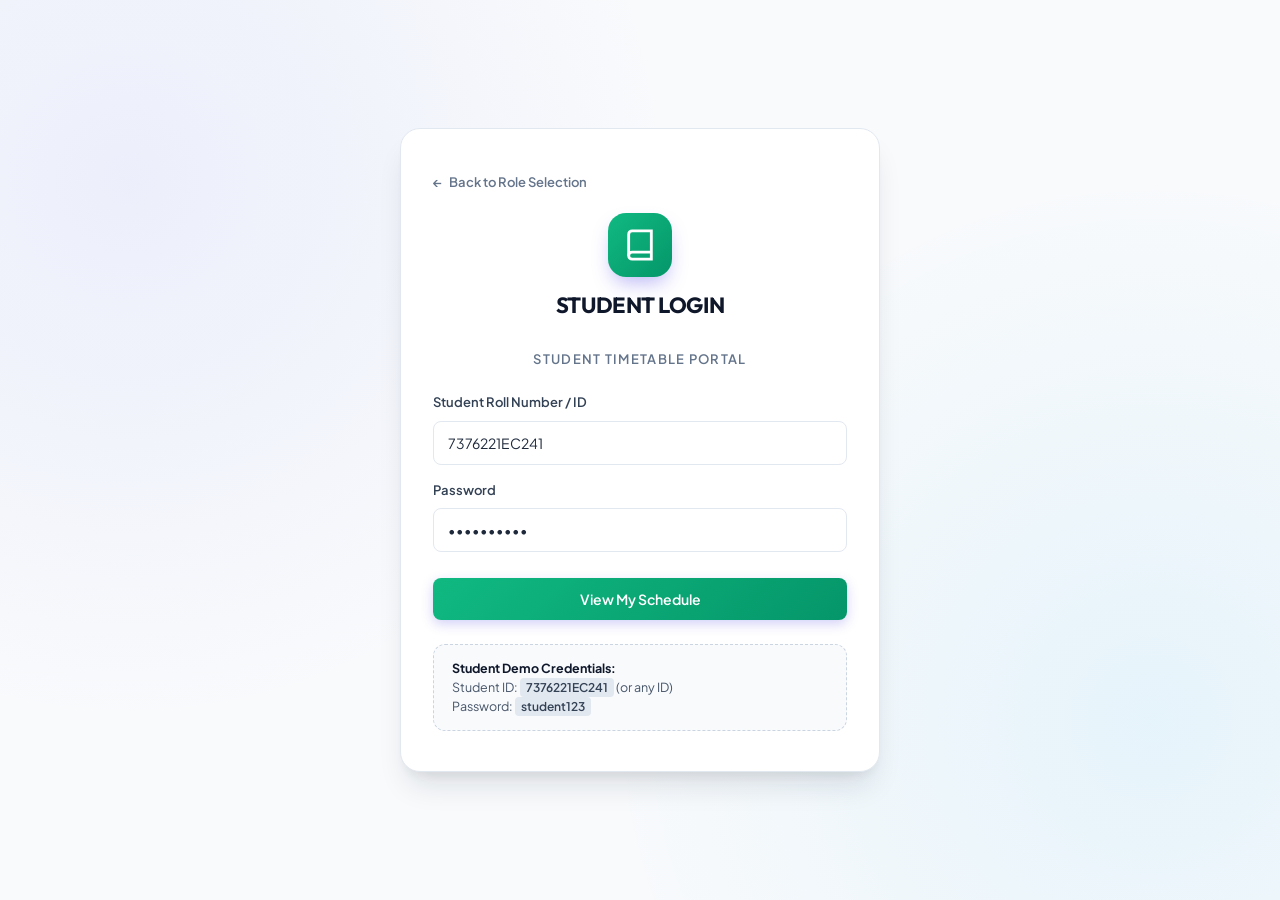
<file: student-login.html>
<!DOCTYPE html>
<html lang="en">
<head>
    <meta charset="UTF-8">
    <meta name="viewport" content="width=device-width, initial-scale=1.0">
    <title>Student Login - BIT Timetable</title>
    <link rel="stylesheet" href="styles.css">
</head>
<body>
    <div class="container">
        <a href="login.html" class="back-link">
            <span>←</span> Back to Role Selection
        </a>

        <div class="logo">
            <div class="logo-badge" style="background: linear-gradient(135deg, #10b981 0%, #059669 100%);">
                <svg viewBox="0 0 24 24">
                    <path d="M4 19.5A2.5 2.5 0 0 1 6.5 17H20"></path>
                    <path d="M6.5 2H20v20H6.5A2.5 2.5 0 0 1 4 19.5v-15A2.5 2.5 0 0 1 6.5 2z"></path>
                </svg>
            </div>
            <h2>STUDENT LOGIN</h2>
            <span class="app-subtitle">Student Timetable Portal</span>
        </div>

        <form onsubmit="return handleStudentLogin(event)">
            <div class="form-group">
                <label for="student-id">Student Roll Number / ID</label>
                <input type="text" id="student-id" name="student-id" placeholder="e.g. 7376221EC241" value="7376221EC241" required>
            </div>

            <div class="form-group">
                <label for="student-pass">Password</label>
                <input type="password" id="student-pass" name="student-pass" placeholder="••••••••" value="student123" required>
            </div>

            <button type="submit" style="margin-top: 10px; background: linear-gradient(135deg, #10b981 0%, #059669 100%);">View My Schedule</button>
        </form>

        <div class="demo-box" style="margin-top: 24px;">
            <div><strong>Student Demo Credentials:</strong></div>
            <div>Student ID: <code>7376221EC241</code> (or any ID)</div>
            <div>Password: <code>student123</code></div>
        </div>
    </div>

    <script>
        function handleStudentLogin(event) {
            event.preventDefault();
            const studentId = document.getElementById('student-id').value.trim();
            const studentPass = document.getElementById('student-pass').value.trim();

            if (studentId && studentPass === "student123") {
                localStorage.setItem('loggedInStudent', studentId);
                window.location.href = 'student-dashboard.html';
            } else {
                alert('Invalid Student ID or Password. (Hint: password is student123)');
            }
        }
    </script>
</body>
</html>
</file>
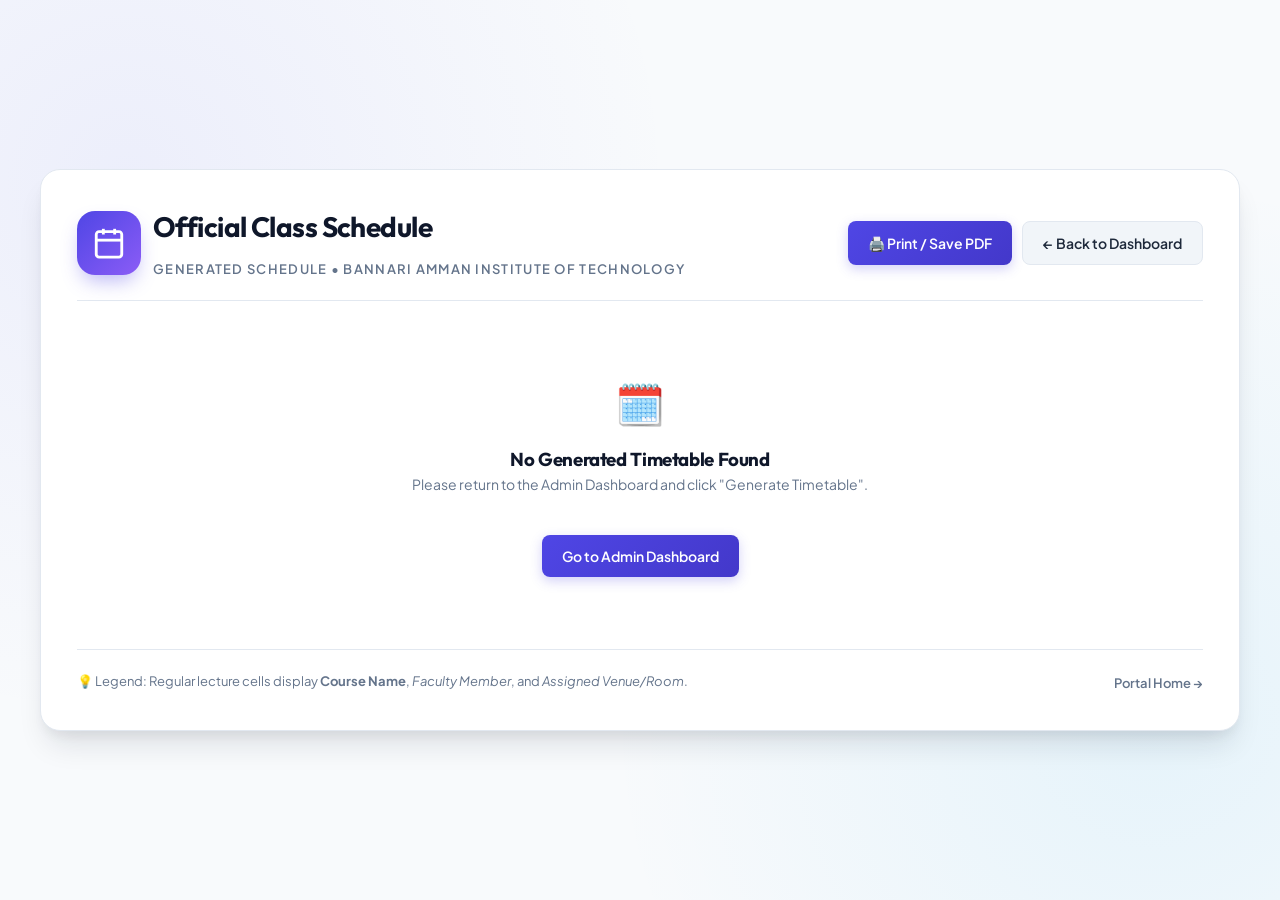
<file: timetable_display.html>
<!DOCTYPE html>
<html lang="en">
<head>
    <meta charset="UTF-8">
    <meta name="viewport" content="width=device-width, initial-scale=1.0">
    <title>Generated Timetable - BIT</title>
    <link rel="stylesheet" href="styles.css">
    <style>
        .page-container {
            width: 100%;
            max-width: 1200px;
            margin: auto;
            background: #ffffff;
            border-radius: var(--radius-lg);
            padding: 36px;
            box-shadow: var(--shadow-lg);
            border: 1px solid var(--border);
        }

        @media print {
            body {
                background: #ffffff !important;
                padding: 0 !important;
            }
            .page-container {
                box-shadow: none !important;
                border: none !important;
                padding: 0 !important;
                max-width: 100% !important;
            }
            .no-print {
                display: none !important;
            }
            .timetable-table {
                box-shadow: none !important;
            }
        }
    </style>
</head>
<body>
    <div class="page-container">
        <div class="top-nav">
            <div class="top-nav-left">
                <div class="logo-badge">
                    <svg viewBox="0 0 24 24">
                        <rect x="3" y="4" width="18" height="18" rx="2" ry="2"></rect>
                        <line x1="16" y1="2" x2="16" y2="6"></line>
                        <line x1="8" y1="2" x2="8" y2="6"></line>
                        <line x1="3" y1="10" x2="21" y2="10"></line>
                    </svg>
                </div>
                <div>
                    <h1>Official Class Schedule</h1>
                    <span class="app-subtitle" id="subtitle-info">Generated Schedule • Bannari Amman Institute of Technology</span>
                </div>
            </div>
            <div class="top-nav-actions no-print">
                <button onclick="window.print()" class="btn-primary">🖨️ Print / Save PDF</button>
                <button onclick="window.location.href='admin-dashboard.html'" class="btn-secondary">← Back to Dashboard</button>
            </div>
        </div>

        <div id="timetable-container" style="overflow-x: auto;"></div>

        <div class="no-print" style="margin-top: 24px; display: flex; justify-content: space-between; align-items: center; border-top: 1px solid var(--border); padding-top: 20px;">
            <div style="font-size: 13px; color: var(--text-secondary);">
                💡 Legend: Regular lecture cells display <strong>Course Name</strong>, <em>Faculty Member</em>, and <em>Assigned Venue/Room</em>.
            </div>
            <div>
                <a href="login.html" class="back-link" style="margin: 0;">Portal Home →</a>
            </div>
        </div>
    </div>

    <script>
        function displayTimetable() {
            const timetableHTML = localStorage.getItem('timetable');
            const target = document.getElementById('timetable-container');
            if (timetableHTML) {
                target.innerHTML = timetableHTML;
            } else {
                target.innerHTML = `
                    <div style="text-align:center; padding: 48px 20px; color: var(--text-secondary);">
                        <div style="font-size: 40px; margin-bottom: 12px;">🗓️</div>
                        <h3>No Generated Timetable Found</h3>
                        <p>Please return to the Admin Dashboard and click "Generate Timetable".</p>
                        <button onclick="window.location.href='admin-dashboard.html'" class="btn-primary" style="margin-top: 16px;">Go to Admin Dashboard</button>
                    </div>`;
            }
        }

        document.addEventListener('DOMContentLoaded', displayTimetable);
    </script>
</body>
</html>
</file>
<file: styles.css>
@import url('https://fonts.googleapis.com/css2?family=Plus+Jakarta+Sans:wght@300;400;500;600;700;800&family=Outfit:wght@500;600;700;800&display=swap');

:root {
    --primary: #4f46e5;
    --primary-hover: #4338ca;
    --primary-light: #eef2ff;
    --secondary: #0ea5e9;
    --accent: #8b5cf6;
    --success: #10b981;
    --warning: #f59e0b;
    --danger: #ef4444;
    --bg-dark: #0f172a;
    --bg-card: #ffffff;
    --text-primary: #1e293b;
    --text-secondary: #64748b;
    --text-muted: #94a3b8;
    --border: #e2e8f0;
    --border-focus: #818cf8;
    --shadow-sm: 0 1px 3px rgba(0, 0, 0, 0.08);
    --shadow-md: 0 4px 16px -2px rgba(15, 23, 42, 0.08), 0 2px 6px -2px rgba(15, 23, 42, 0.04);
    --shadow-lg: 0 20px 30px -8px rgba(15, 23, 42, 0.12), 0 8px 12px -4px rgba(15, 23, 42, 0.06);
    --radius-sm: 8px;
    --radius-md: 12px;
    --radius-lg: 20px;
    --radius-full: 9999px;
    --transition: all 0.25s cubic-bezier(0.4, 0, 0.2, 1);
}

* {
    margin: 0;
    padding: 0;
    box-sizing: border-box;
    font-family: 'Plus Jakarta Sans', -apple-system, BlinkMacSystemFont, sans-serif;
}

body {
    background: radial-gradient(circle at 10% 20%, rgba(99, 102, 241, 0.08) 0%, transparent 40%),
                radial-gradient(circle at 90% 80%, rgba(14, 165, 233, 0.08) 0%, transparent 40%),
                #f8fafc;
    color: var(--text-primary);
    min-height: 100vh;
    display: flex;
    flex-direction: column;
    justify-content: center;
    align-items: center;
    padding: 24px 16px;
    line-height: 1.5;
}

/* Containers */
.container {
    background: var(--bg-card);
    width: 100%;
    max-width: 480px;
    padding: 40px 32px;
    border-radius: var(--radius-lg);
    box-shadow: var(--shadow-lg);
    border: 1px solid var(--border);
    position: relative;
    backdrop-filter: blur(16px);
    transition: var(--transition);
    animation: fadeIn 0.4s ease-out;
}

.container.full-size {
    max-width: 1180px;
    padding: 36px;
    margin: auto;
}

.dashboard-container {
    background: var(--bg-card);
    width: 100%;
    max-width: 860px;
    padding: 36px;
    border-radius: var(--radius-lg);
    box-shadow: var(--shadow-lg);
    border: 1px solid var(--border);
    margin: auto;
    animation: fadeIn 0.4s ease-out;
}

@keyframes fadeIn {
    from {
        opacity: 0;
        transform: translateY(10px);
    }
    to {
        opacity: 1;
        transform: translateY(0);
    }
}

/* Typography & Headings */
h1, h2, h3 {
    font-family: 'Outfit', 'Plus Jakarta Sans', sans-serif;
    color: #0f172a;
    font-weight: 700;
    letter-spacing: -0.02em;
}

h1 {
    font-size: 28px;
    margin-bottom: 8px;
}

h2 {
    font-size: 22px;
    margin-bottom: 16px;
}

p {
    color: var(--text-secondary);
    font-size: 14px;
    margin-bottom: 24px;
}

/* Logo & Branding */
.logo {
    display: flex;
    flex-direction: column;
    align-items: center;
    gap: 12px;
    margin-bottom: 24px;
}

.logo-badge {
    width: 64px;
    height: 64px;
    border-radius: 18px;
    background: linear-gradient(135deg, var(--primary) 0%, var(--accent) 100%);
    display: flex;
    align-items: center;
    justify-content: center;
    color: #fff;
    box-shadow: 0 10px 20px -5px rgba(79, 70, 229, 0.4);
}

.logo-badge svg {
    width: 34px;
    height: 34px;
    stroke: currentColor;
    stroke-width: 2;
    fill: none;
}

.logo h1 {
    font-size: 22px;
    font-weight: 800;
    background: linear-gradient(135deg, var(--primary) 0%, var(--secondary) 100%);
    -webkit-background-clip: text;
    -webkit-text-fill-color: transparent;
    letter-spacing: 0.05em;
    margin: 0;
}

.app-subtitle {
    font-size: 13px;
    color: var(--text-secondary);
    text-transform: uppercase;
    letter-spacing: 0.1em;
    font-weight: 600;
}

/* Header & Top Bar */
.top-nav {
    display: flex;
    justify-content: space-between;
    align-items: center;
    border-bottom: 1px solid var(--border);
    padding-bottom: 20px;
    margin-bottom: 24px;
}

.top-nav-left {
    display: flex;
    align-items: center;
    gap: 12px;
}

.top-nav-actions {
    display: flex;
    gap: 10px;
}

/* Role Selection Options on Login Page */
.login-options {
    display: flex;
    flex-direction: column;
    gap: 14px;
    margin-top: 20px;
}

.role-card-btn {
    display: flex;
    align-items: center;
    justify-content: space-between;
    padding: 16px 20px;
    border-radius: var(--radius-md);
    background: #f8fafc;
    border: 1.5px solid var(--border);
    color: var(--text-primary);
    text-decoration: none;
    font-size: 15px;
    font-weight: 600;
    cursor: pointer;
    transition: var(--transition);
    width: 100%;
    text-align: left;
}

.role-card-btn:hover {
    background: #ffffff;
    border-color: var(--primary);
    box-shadow: 0 10px 25px -5px rgba(79, 70, 229, 0.15);
    transform: translateY(-2px);
}

.role-card-btn .role-icon {
    width: 42px;
    height: 42px;
    border-radius: 10px;
    display: flex;
    align-items: center;
    justify-content: center;
    background: var(--primary-light);
    color: var(--primary);
    margin-right: 14px;
    flex-shrink: 0;
}

.role-card-btn .role-info {
    flex-grow: 1;
}

.role-card-btn .role-title {
    font-weight: 700;
    font-size: 15px;
    color: var(--text-primary);
    display: block;
}

.role-card-btn .role-desc {
    font-size: 12px;
    color: var(--text-secondary);
    font-weight: 400;
    display: block;
}

.role-card-btn .arrow-icon {
    color: var(--text-muted);
    transition: var(--transition);
}

.role-card-btn:hover .arrow-icon {
    color: var(--primary);
    transform: translateX(4px);
}

/* Forms & Inputs */
form {
    display: flex;
    flex-direction: column;
    gap: 16px;
    text-align: left;
}

.form-group {
    display: flex;
    flex-direction: column;
    gap: 6px;
}

label {
    font-size: 13px;
    font-weight: 600;
    color: #334155;
    margin-bottom: 2px;
}

input[type="text"],
input[type="password"],
input[type="number"],
input[type="email"],
select {
    width: 100%;
    padding: 12px 14px;
    font-size: 14px;
    color: var(--text-primary);
    background-color: #fff;
    border: 1.5px solid var(--border);
    border-radius: var(--radius-sm);
    outline: none;
    transition: var(--transition);
}

input:focus,
select:focus {
    border-color: var(--primary);
    box-shadow: 0 0 0 4px rgba(79, 70, 229, 0.12);
}

select {
    cursor: pointer;
    background-image: url("data:image/svg+xml,%3Csvg xmlns='http://www.w3.org/2000/svg' width='16' height='16' viewBox='0 0 24 24' fill='none' stroke='%2364748b' stroke-width='2' stroke-linecap='round' stroke-linejoin='round'%3E%3Cpath d='m6 9 6 6 6-6'/%3E%3C/svg%3E");
    background-repeat: no-repeat;
    background-position: right 14px center;
    padding-right: 40px;
    appearance: none;
}

/* Buttons */
button {
    font-family: inherit;
    font-size: 14px;
    font-weight: 600;
    padding: 12px 20px;
    border-radius: var(--radius-sm);
    border: none;
    cursor: pointer;
    transition: var(--transition);
    display: inline-flex;
    align-items: center;
    justify-content: center;
    gap: 8px;
}

button[type="submit"],
.btn-primary {
    background: linear-gradient(135deg, var(--primary) 0%, #4338ca 100%);
    color: #fff;
    box-shadow: 0 4px 12px rgba(79, 70, 229, 0.25);
}

button[type="submit"]:hover,
.btn-primary:hover {
    background: linear-gradient(135deg, #4338ca 0%, #3730a3 100%);
    box-shadow: 0 6px 18px rgba(79, 70, 229, 0.35);
    transform: translateY(-1px);
}

.btn-secondary {
    background: #f1f5f9;
    color: var(--text-primary);
    border: 1px solid var(--border);
}

.btn-secondary:hover {
    background: #e2e8f0;
    color: #0f172a;
}

.btn-danger {
    background: #fee2e2;
    color: var(--danger);
    border: 1px solid #fecaca;
    padding: 6px 12px;
    font-size: 12px;
}

.btn-danger:hover {
    background: var(--danger);
    color: #fff;
}

.btn-edit {
    background: #e0f2fe;
    color: #0284c7;
    border: 1px solid #bae6fd;
    padding: 6px 12px;
    font-size: 12px;
}

.btn-edit:hover {
    background: #0284c7;
    color: #fff;
}

.btn-success {
    background: linear-gradient(135deg, #10b981 0%, #059669 100%);
    color: #fff;
    box-shadow: 0 4px 12px rgba(16, 185, 129, 0.25);
}

.btn-success:hover {
    background: linear-gradient(135deg, #059669 0%, #047857 100%);
    transform: translateY(-1px);
}

/* Tabs & Menu in Admin Dashboard */
.menu {
    display: flex;
    flex-wrap: wrap;
    gap: 8px;
    background: #f1f5f9;
    padding: 6px;
    border-radius: var(--radius-md);
    margin-bottom: 28px;
    border: 1px solid var(--border);
}

.menu button {
    background: transparent;
    color: var(--text-secondary);
    border: none;
    border-radius: var(--radius-sm);
    padding: 10px 18px;
    font-size: 13.5px;
    font-weight: 600;
    flex: 1 1 auto;
    text-align: center;
    box-shadow: none;
}

.menu button:hover {
    background: rgba(255, 255, 255, 0.6);
    color: var(--text-primary);
}

.menu button.active,
.menu button:focus {
    background: #ffffff;
    color: var(--primary);
    box-shadow: var(--shadow-sm);
}

/* Sections */
.section {
    display: none;
    animation: fadeIn 0.3s ease-out;
}

.section.active {
    display: block;
}

.section-card {
    background: #ffffff;
    border: 1px solid var(--border);
    border-radius: var(--radius-md);
    padding: 24px;
    margin-bottom: 24px;
}

/* Tables */
.data-table,
.timetable-table {
    width: 100%;
    border-collapse: separate;
    border-spacing: 0;
    margin-top: 20px;
    border-radius: var(--radius-md);
    overflow: hidden;
    border: 1px solid var(--border);
    box-shadow: var(--shadow-sm);
}

.data-table th,
.timetable-table th {
    background: #f8fafc;
    color: #475569;
    font-weight: 700;
    font-size: 12.5px;
    text-transform: uppercase;
    letter-spacing: 0.05em;
    padding: 14px 16px;
    border-bottom: 1.5px solid var(--border);
    text-align: left;
}

.timetable-table th {
    text-align: center;
}

.data-table td,
.timetable-table td {
    padding: 14px 16px;
    font-size: 13.5px;
    border-bottom: 1px solid #f1f5f9;
    color: #334155;
    background: #ffffff;
}

.data-table tr:last-child td,
.timetable-table tr:last-child td {
    border-bottom: none;
}

.data-table tr:hover td {
    background-color: #f8fafc;
}

.timetable-table td {
    text-align: center;
    vertical-align: middle;
}

.timetable-table td.break {
    background: #f1f5f9;
    font-weight: 700;
    color: var(--text-secondary);
    letter-spacing: 0.05em;
    font-size: 11.5px;
    text-transform: uppercase;
}

.subject-cell {
    display: flex;
    flex-direction: column;
    align-items: center;
    gap: 4px;
    padding: 6px;
}

.subject-name {
    font-weight: 700;
    color: var(--primary);
    font-size: 13.5px;
}

.badge {
    display: inline-block;
    padding: 2px 8px;
    border-radius: var(--radius-full);
    font-size: 11px;
    font-weight: 600;
}

.badge-faculty {
    background: #e0e7ff;
    color: #4338ca;
}

.badge-venue {
    background: #ecfdf5;
    color: #065f46;
}

/* Demo Credentials Box */
.demo-box {
    margin-top: 24px;
    padding: 14px 18px;
    background: #f8fafc;
    border: 1px dashed #cbd5e1;
    border-radius: var(--radius-md);
    text-align: left;
    font-size: 12.5px;
    color: #475569;
}

.demo-box strong {
    color: #0f172a;
}

.demo-box code {
    background: #e2e8f0;
    padding: 2px 6px;
    border-radius: 4px;
    font-size: 12px;
    color: #334155;
    font-weight: 600;
}

.back-link {
    display: inline-flex;
    align-items: center;
    gap: 6px;
    color: var(--text-secondary);
    text-decoration: none;
    font-size: 13px;
    font-weight: 600;
    margin-bottom: 20px;
    transition: var(--transition);
}

.back-link:hover {
    color: var(--primary);
    transform: translateX(-3px);
}

/* Stats Row */
.stats-grid {
    display: grid;
    grid-template-columns: repeat(auto-fit, minmax(180px, 1fr));
    gap: 16px;
    margin-bottom: 28px;
}

.stat-card {
    background: #ffffff;
    border: 1px solid var(--border);
    border-radius: var(--radius-md);
    padding: 18px 20px;
    display: flex;
    align-items: center;
    gap: 14px;
    box-shadow: var(--shadow-sm);
}

.stat-icon {
    width: 44px;
    height: 44px;
    border-radius: 12px;
    background: var(--primary-light);
    color: var(--primary);
    display: flex;
    align-items: center;
    justify-content: center;
}

.stat-value {
    font-size: 24px;
    font-weight: 800;
    color: #0f172a;
    font-family: 'Outfit', sans-serif;
    line-height: 1;
}

.stat-label {
    font-size: 12px;
    color: var(--text-secondary);
    font-weight: 600;
}

/* Responsive */
@media (max-width: 768px) {
    .container.full-size,
    .dashboard-container {
        padding: 20px;
    }

    .menu {
        flex-direction: column;
    }

    .menu button {
        width: 100%;
    }

    .top-nav {
        flex-direction: column;
        align-items: flex-start;
        gap: 14px;
    }

    .timetable-table {
        display: block;
        overflow-x: auto;
        white-space: nowrap;
    }
}
</file>
